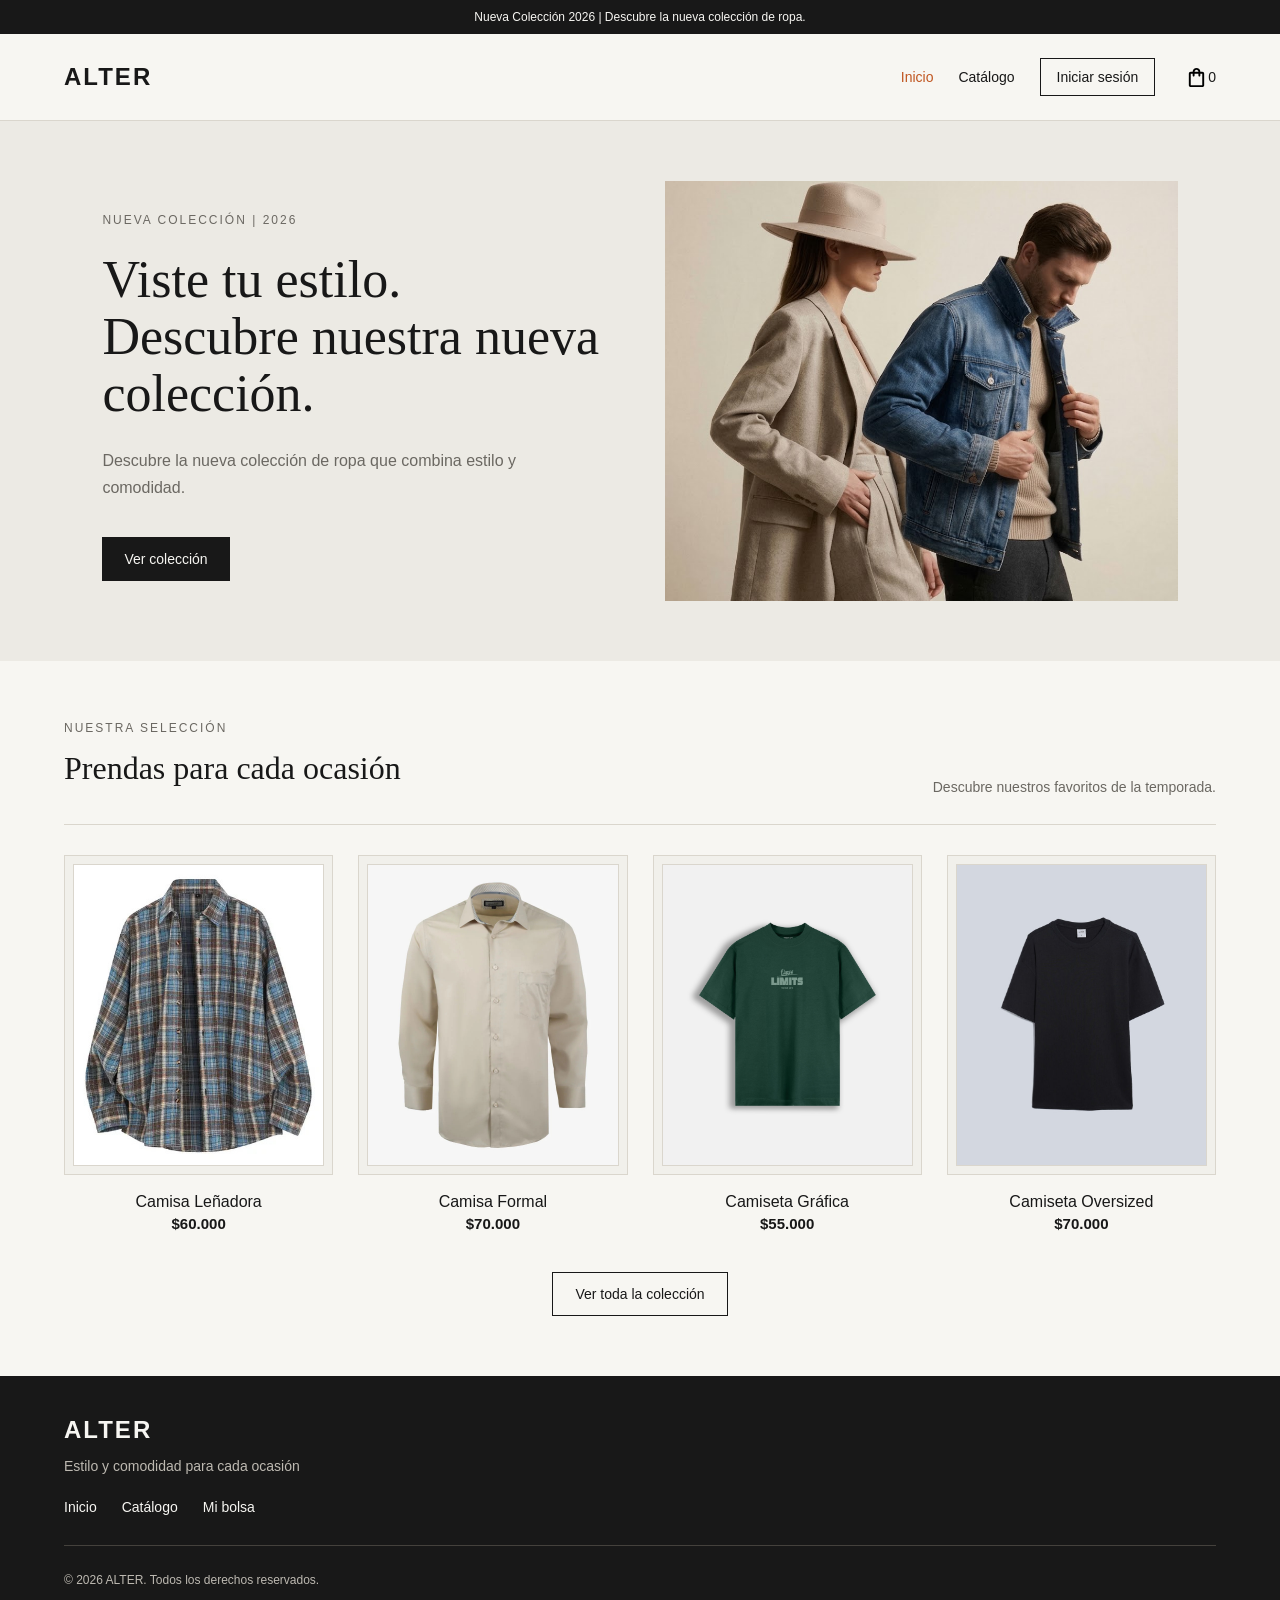
<file: index.html>
<!DOCTYPE html>
<html lang="es">
<head>
    <meta charset="UTF-8">
    <meta name="viewport" content="width=device-width, initial-scale=1.0">
    <title>ALTER</title>
    <link rel="stylesheet" href="css/base.css">
    <link rel="stylesheet" href="css/layout.css">
    <link rel="stylesheet" href="css/components.css">
    <link rel="stylesheet" href="css/home.css">
</head>

<body>
<header>
    <div class="anuncio">
        Nueva Colección 2026 | Descubre la nueva colección de ropa.
    </div>

    <nav class="navegacion">
        <a href="index.html" class="logo">ALTER</a>

        <div class="menu">
            <a href="index.html" class="activo" aria-current="page">Inicio</a>
            <a href="catalogo.html">Catálogo</a>
            <a href="login.html" class="enlace-login">Iniciar sesión</a>
        </div>

        <a href="carrito.html" class="carrito" aria-label="Mi bolsa" title="Mi bolsa">
            <img src="img/bolsa.svg" alt="">
            <span class="contador-carrito">0</span>
        </a>
    </nav>
</header>

<main>
    <section class="principal">
        <div class="contenido-principal">
            <p class="etiqueta">NUEVA COLECCIÓN | 2026</p>

            <h1>Viste tu estilo.<br>Descubre nuestra nueva colección.</h1>

            <p class="descripcion">Descubre la nueva colección de ropa que combina estilo y comodidad.</p>

            <a href="catalogo.html" class="boton-principal">Ver colección</a>
        </div>

        <div class="imagen-principal">
            <img src="img/fondo_index.jpg" alt="Colección de ALTER 2026">
        </div>
    </section>

    <section class="productos">
        <div class="encabezado-productos">
            <div class="titulo-producto">
                <p class="etiqueta">NUESTRA SELECCIÓN</p>
                <h2>Prendas para cada ocasión</h2>
            </div>
            <p class="descripcion-productos">Descubre nuestros favoritos de la temporada.</p>
        </div>

        <div class="lista-productos"></div>

        <div class="enlace-catalogo">
            <a href="catalogo.html">Ver toda la colección</a>
        </div>
    </section>
</main>

<footer class="pie-pagina">
    <div class="contenido-pie">
        <a href="index.html" class="logo">ALTER</a>
        <p>Estilo y comodidad para cada ocasión</p>
    </div>

    <div class="enlaces-pie">
        <a href="index.html">Inicio</a>
        <a href="catalogo.html">Catálogo</a>
        <a href="carrito.html">Mi bolsa</a>
    </div>

    <div class="derechos-pie">
        <p>&copy; 2026 ALTER. Todos los derechos reservados.</p>
    </div>
</footer>

<script src="js/productos.js"></script>
<script src="js/script.js"></script>
</body>
</html>
</file>
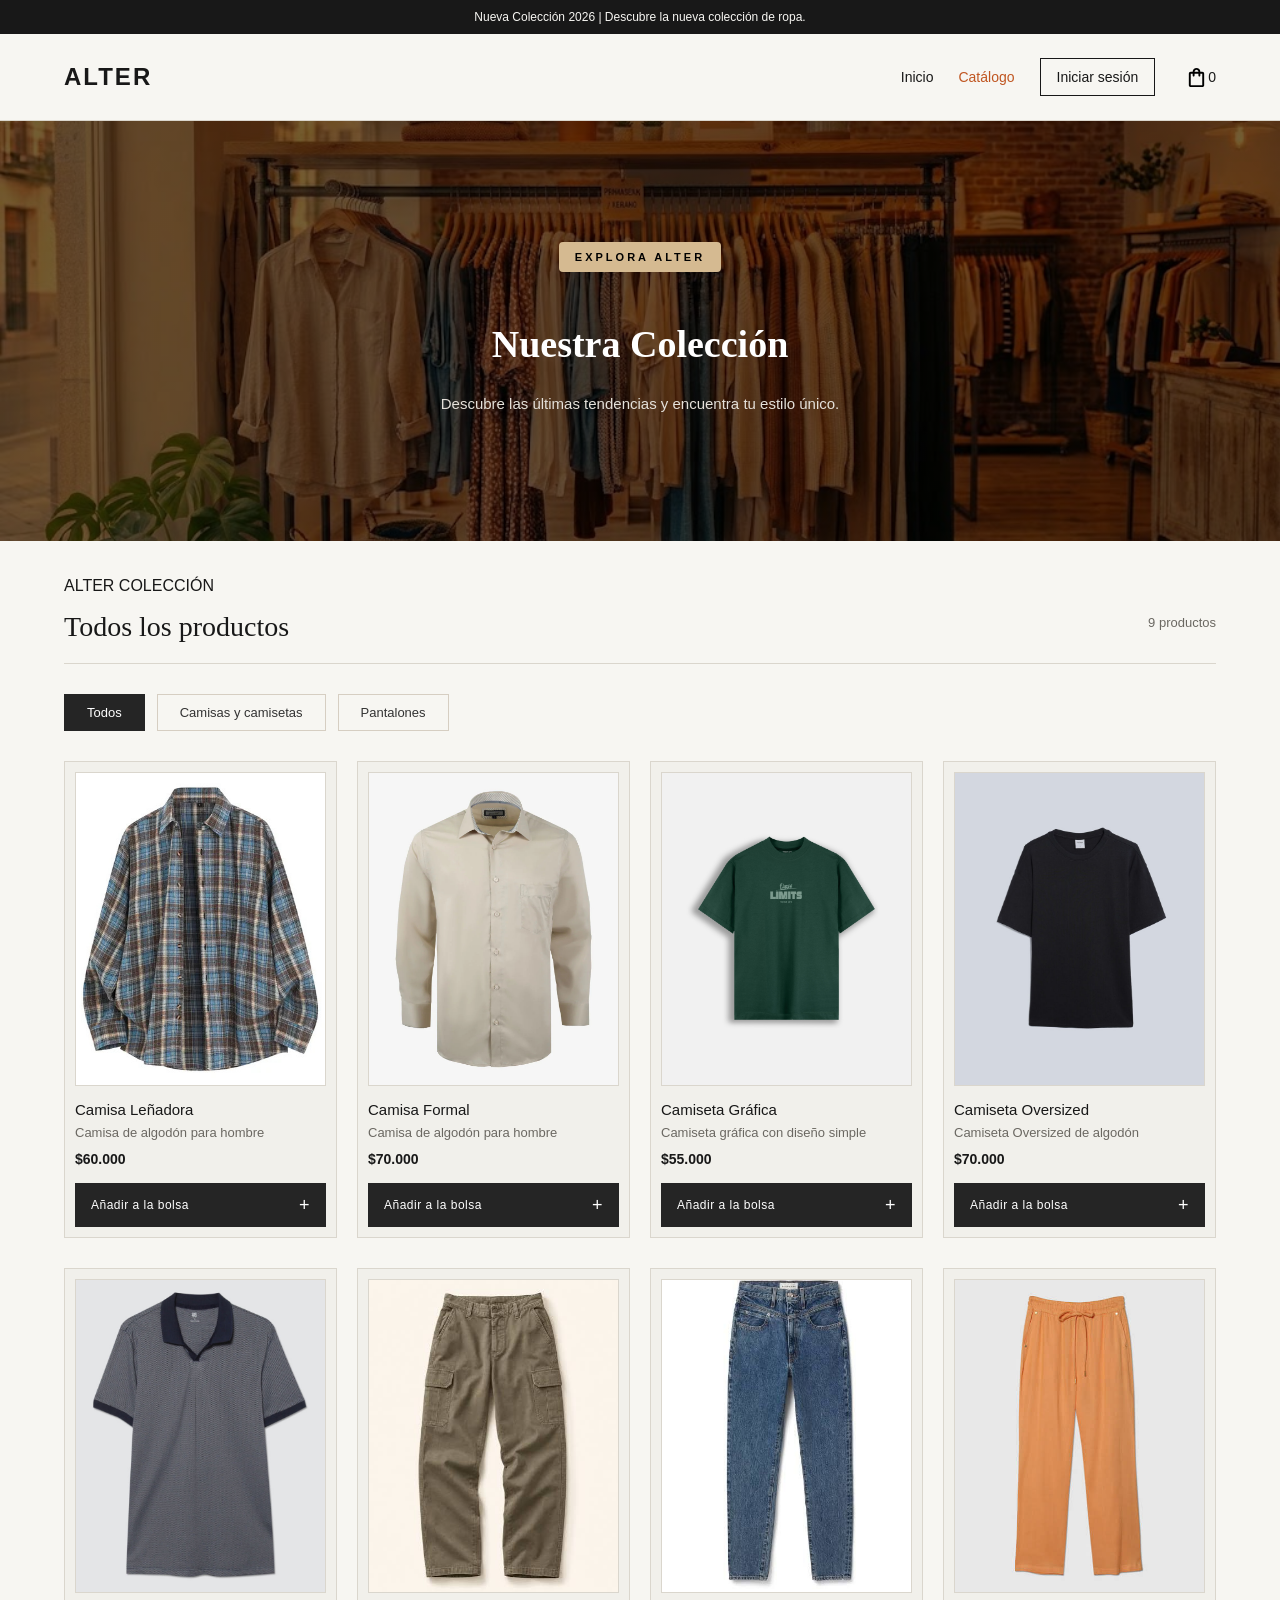
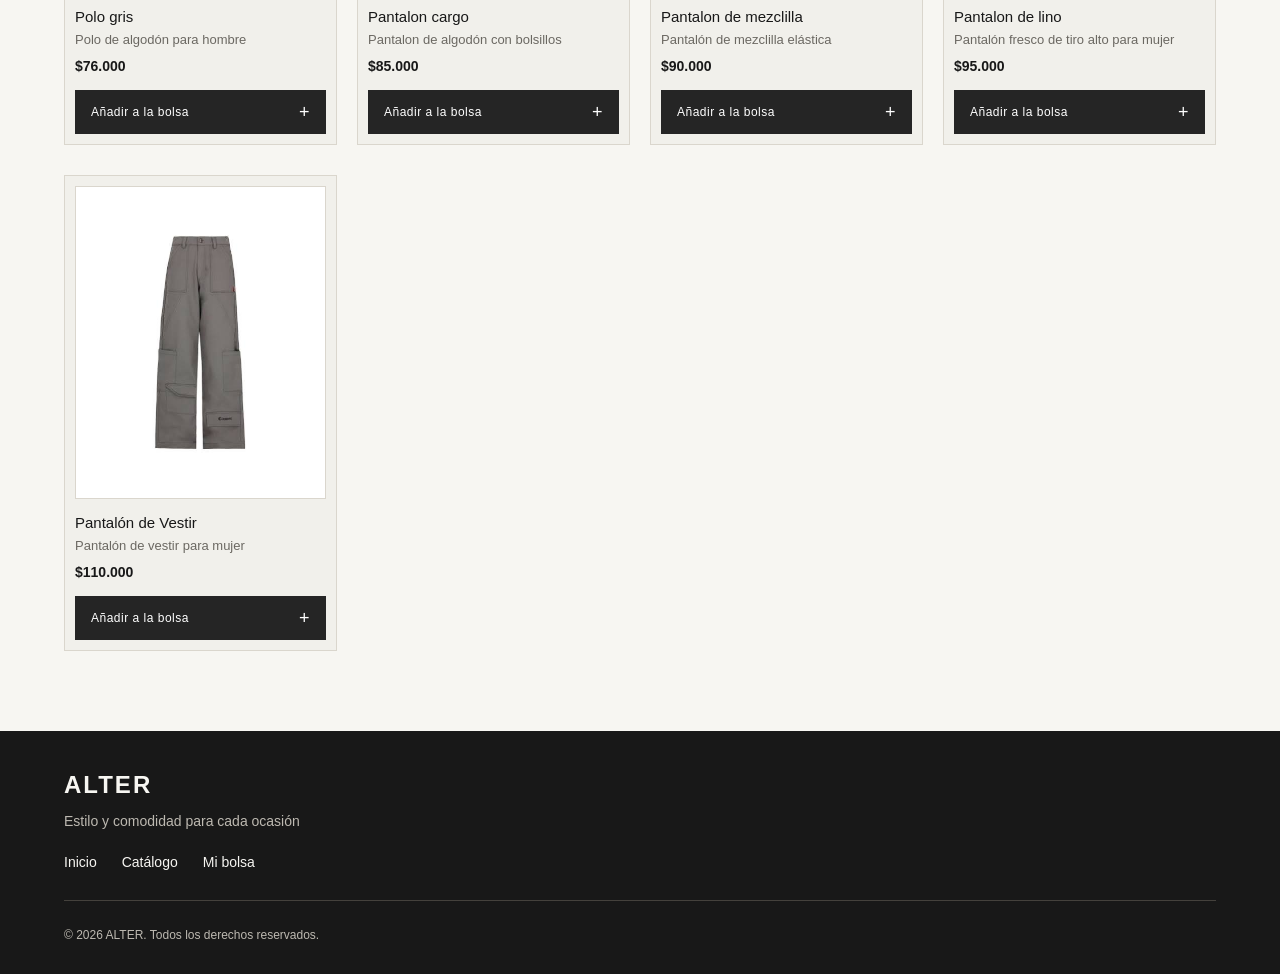
<file: catalogo.html>
<!DOCTYPE html>
<html lang="es">
<head>
    <meta charset="UTF-8">
    <meta name="viewport" content="width=device-width, initial-scale=1.0">
    <title>Catálogo | ALTER</title>
    <link rel="stylesheet" href="css/base.css">
    <link rel="stylesheet" href="css/layout.css">
    <link rel="stylesheet" href="css/components.css">
    <link rel="stylesheet" href="css/catalogo.css">
</head>

<body>
<header>
    <div class="anuncio">
        Nueva Colección 2026 | Descubre la nueva colección de ropa.
    </div>
    
    <nav class="navegacion">
        <a href="index.html" class="logo">ALTER</a>

        <div class="menu">
            <a href="index.html">Inicio</a>
            <a href="catalogo.html" class="activo" aria-current="page">Catálogo</a>
            <a href="login.html" class="enlace-login">Iniciar sesión</a>
        </div>

        <a href="carrito.html" class="carrito" aria-label="Mi bolsa" title="Mi bolsa">
            <img src="img/bolsa.svg" alt="">
            <span class="contador-carrito">0</span>
        </a>
    </nav>
</header>

<main>
    <section class="encabezado-catalogo">
        <div class="contenido-encabezado">
            <p class="etiqueta">EXPLORA ALTER</p>
            <h1>Nuestra Colección</h1>
            <p>Descubre las últimas tendencias y encuentra tu estilo único.</p>
        </div>
    </section>

    <section class="catalogo-productos">

        <div class="encabezado-listado">
            <div> 
                <p class="etiqueta">ALTER COLECCIÓN</p>
                <h2>Todos los productos</h2>
            </div>

            <p class="cantidad-productos"></p>
        </div>

        <div class="filtros-catalogo">
            <button class="filtro-categoria activo" data-categoria="todos">Todos</button>
            <button class="filtro-categoria" data-categoria="camisas">Camisas y camisetas</button>
            <button class="filtro-categoria" data-categoria="pantalones">Pantalones</button>
        </div>

        <div class="rejilla-catalogo">
        </div>
    </section>
</main>

<footer class="pie-pagina">
    <div class="contenido-pie">
        <a href="index.html" class="logo">ALTER</a>
        <p>Estilo y comodidad para cada ocasión</p>
    </div>

    <div class="enlaces-pie">
        <a href="index.html">Inicio</a>
        <a href="catalogo.html">Catálogo</a>
        <a href="carrito.html">Mi bolsa</a>
    </div>

    <div class="derechos-pie">
        <p>&copy; 2026 ALTER. Todos los derechos reservados.</p>
    </div>
</footer>
<script src="js/productos.js"></script>
<script src="js/script.js"></script>
</body>
</html>
</file>
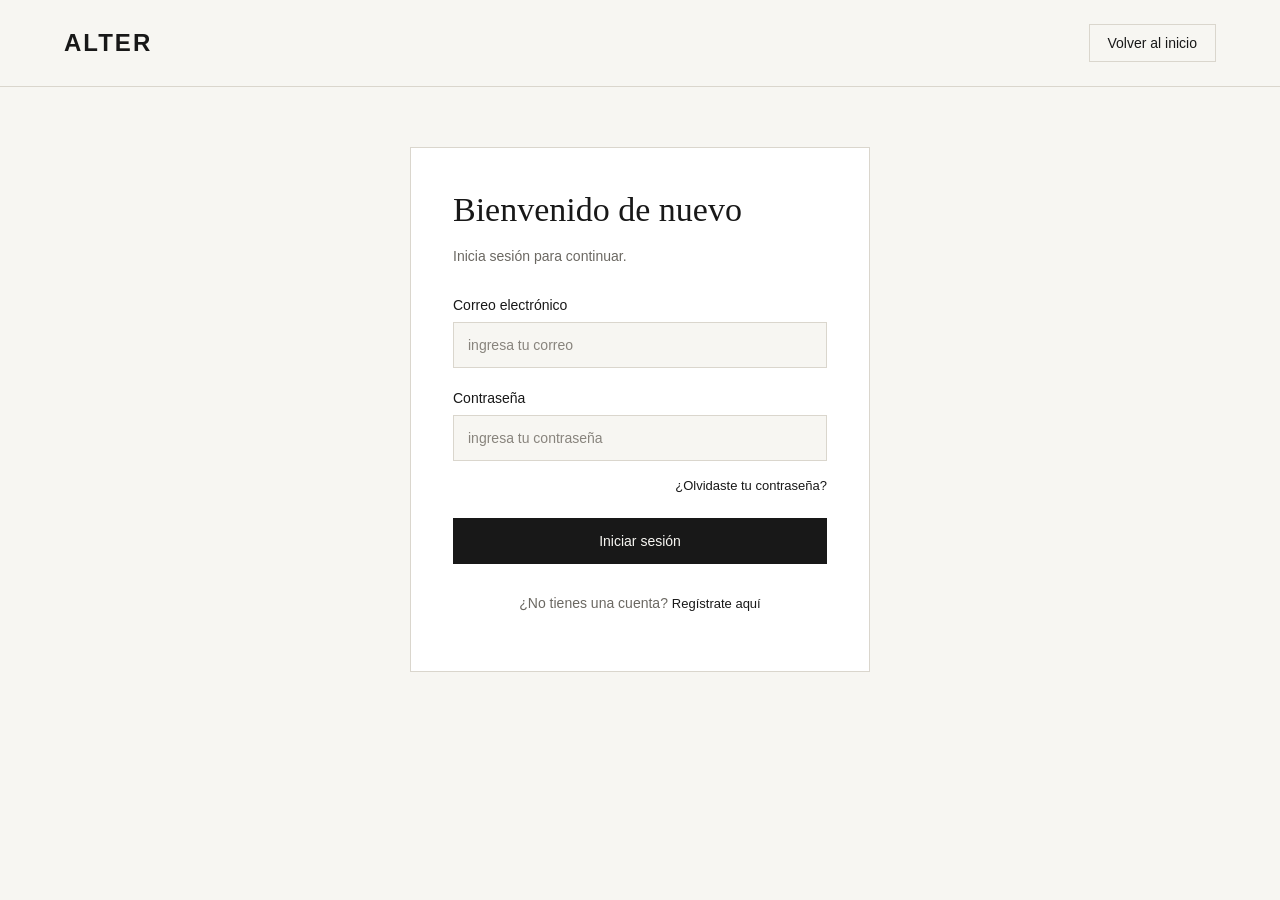
<file: login.html>
<!DOCTYPE html>
<html lang="es">
<head>
    <meta charset="UTF-8">
    <meta name="viewport" content="width=device-width, initial-scale=1.0">
    <title>Iniciar sesión | ALTER</title>
    <link rel="stylesheet" href="css/base.css">
    <link rel="stylesheet" href="css/layout.css">
    <link rel="stylesheet" href="css/components.css">
    <link rel="stylesheet" href="css/auth.css">
</head>
<body>
    <header>
        <nav class="navegacion">
            <a href="index.html" class="logo">ALTER</a>

            <a href="index.html" class="btn-volver">Volver al inicio</a>
        </nav>
    </header>

    <main>
        <section class="inicio-sesion">
            <h1>Bienvenido de nuevo</h1>
            <p>Inicia sesión para continuar.</p>

            <form id="formulario-login">
                <label for="correo">Correo electrónico</label>
                <input 
                    type="email" 
                    id="correo"
                    name="correo"
                    placeholder="ingresa tu correo"
                    required>

                <label for="contrasena">Contraseña</label>
                <input 
                    type="password" 
                    id="contrasena"
                    name="contrasena"
                    placeholder="ingresa tu contraseña"
                    required>

                <a href="recuperar.html">¿Olvidaste tu contraseña?</a>
                <button type="submit">Iniciar sesión</button>
                <p class="mensaje-formulario" id="mensaje-login" aria-live="polite"></p>
            </form>
            <p>¿No tienes una cuenta? <a href="registro.html">Regístrate aquí</a></p>
        </section>
    </main>

<script src="js/script.js"></script>
</body>
</html>
</file>
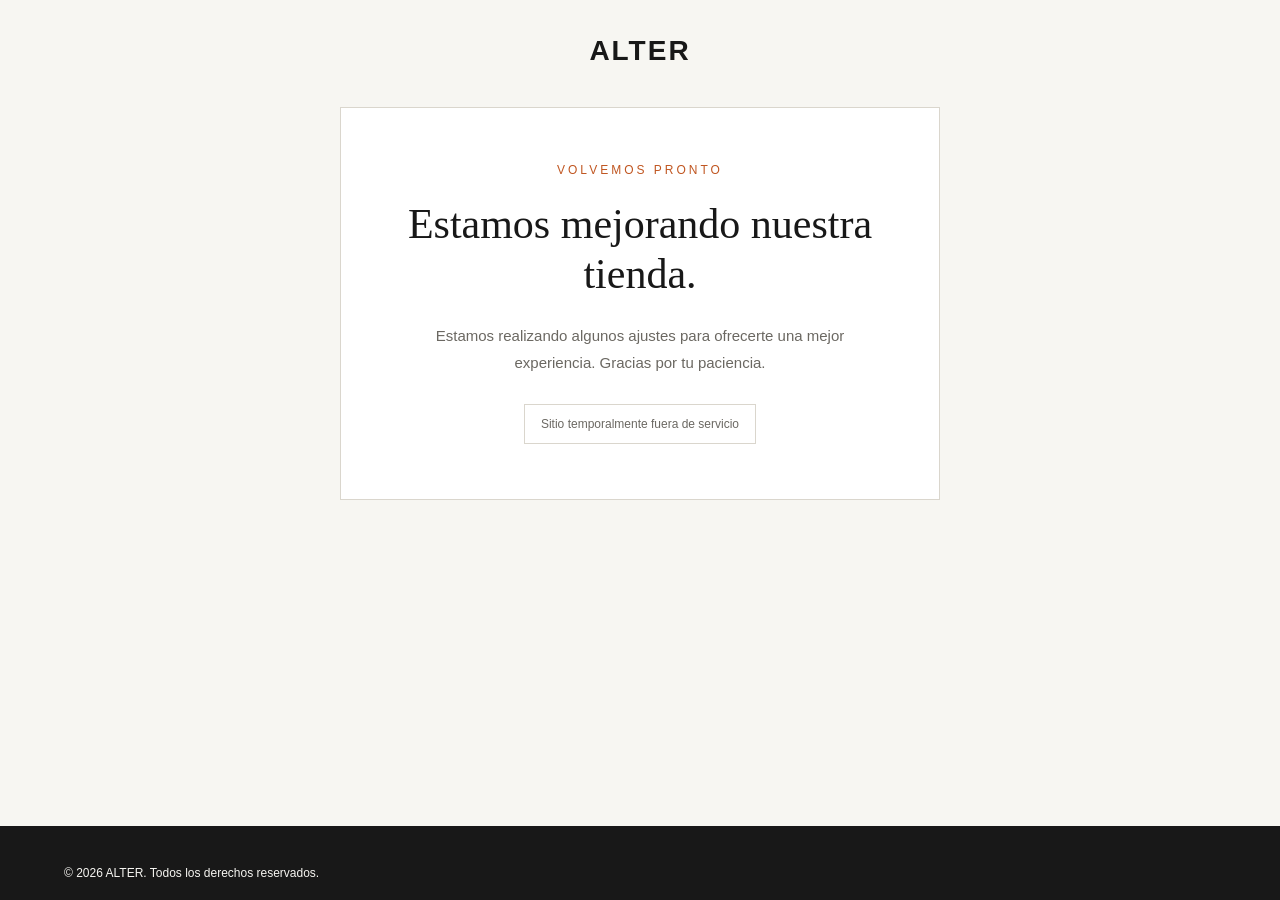
<file: mantenimiento.html>
<!DOCTYPE html>
<html lang="es">
<head>
    <meta charset="UTF-8">
    <meta name="viewport" content="width=device-width, initial-scale=1.0">
    <title>Estamos en mantenimiento | ALTER</title>
    <link rel="stylesheet" href="css/base.css">
    <link rel="stylesheet" href="css/layout.css">
    <link rel="stylesheet" href="css/mantenimiento.css">
</head>
<body class="pagina-mantenimiento">
    
    <main class="mantenimiento">
        <a href="index.html" class="logo">ALTER</a>

        <section class="contenido-mantenimiento">
            <p class="etiqueta-mantenimiento">VOLVEMOS PRONTO</p>

            <h1>Estamos mejorando nuestra tienda.</h1>

            <p class="descripcion-mantenimiento">Estamos realizando algunos ajustes para ofrecerte una mejor experiencia. Gracias por tu paciencia.</p>

            <span class="estado-mantenimiento">Sitio temporalmente fuera de servicio</span>
        </section>
    </main>

    <footer class="pie-mantenimiento">
        <p>&copy; 2026 ALTER. Todos los derechos reservados.</p>
    </footer>

</body>
</html>
</file>
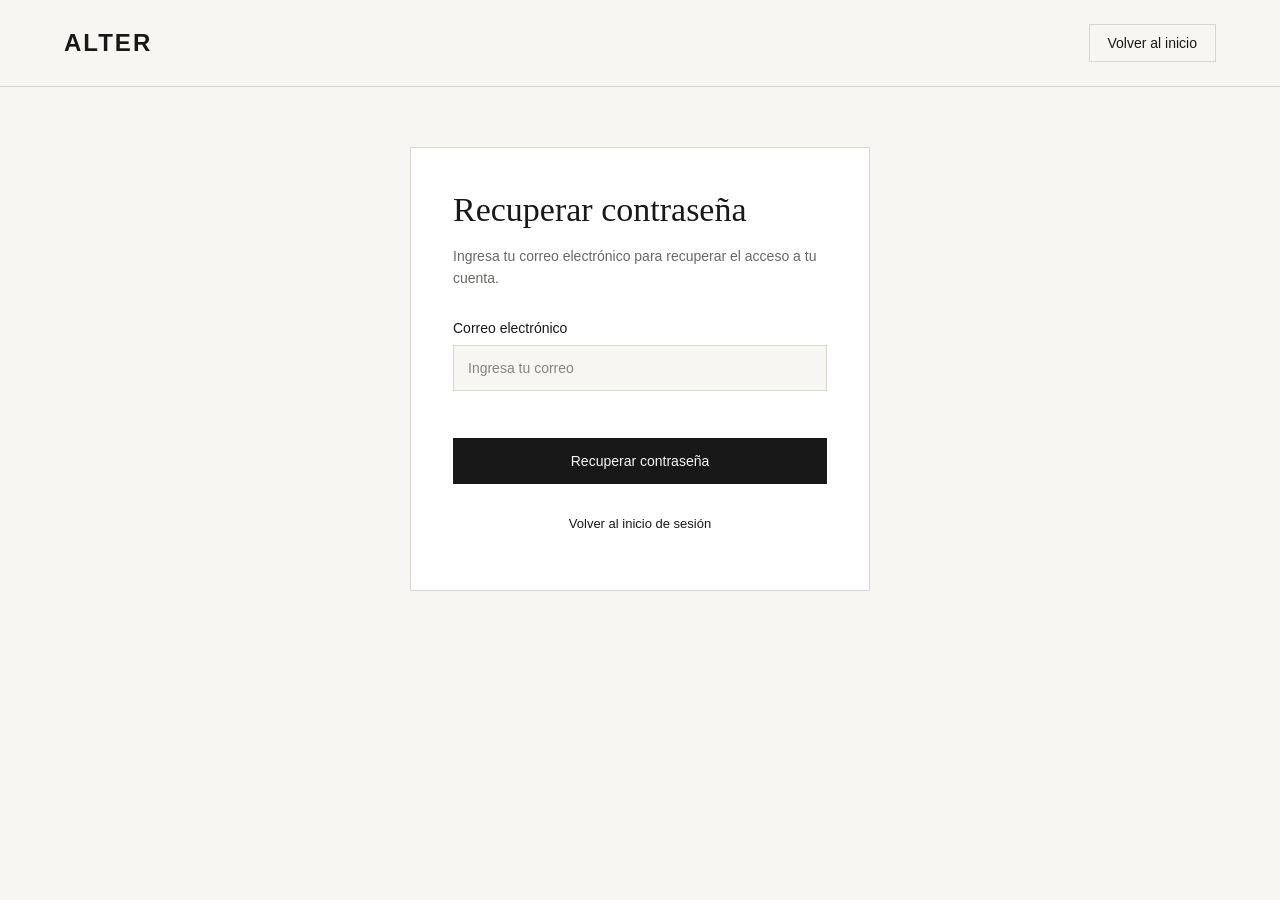
<file: recuperar.html>
<!DOCTYPE html>
<html lang="es">
<head>
    <meta charset="UTF-8">
    <meta name="viewport" content="width=device-width, initial-scale=1.0">
    <title>Recuperar contraseña | ALTER</title>
    <link rel="stylesheet" href="css/base.css">
    <link rel="stylesheet" href="css/layout.css">
    <link rel="stylesheet" href="css/components.css">
    <link rel="stylesheet" href="css/auth.css">
</head>
<body>
        <header>
        <nav class="navegacion">
            <a href="index.html" class="logo">ALTER</a>
            <A href="index.html" class="btn-volver">Volver al inicio</A>
        </nav>
    </header>

    <main>
        <section class="inicio-sesion">
            <h1>Recuperar contraseña</h1>
            <p>Ingresa tu correo electrónico para recuperar el acceso a tu cuenta.</p>

            <form id="formulario-recuperar">
                <label for="correo">Correo electrónico</label>
                <input
                    type="email"
                    id="correo"
                    name="correo"
                    placeholder="Ingresa tu correo"
                    required>

                <button type="submit">Recuperar contraseña</button>
                <p class="mensaje-formulario" id="mensaje-recuperar" aria-live="polite"></p>
            </form>
            <p><a href="login.html">Volver al inicio de sesión</a></p>
        </section>
    </main>

<script src="js/script.js"></script>

</body>
</html>
</file>
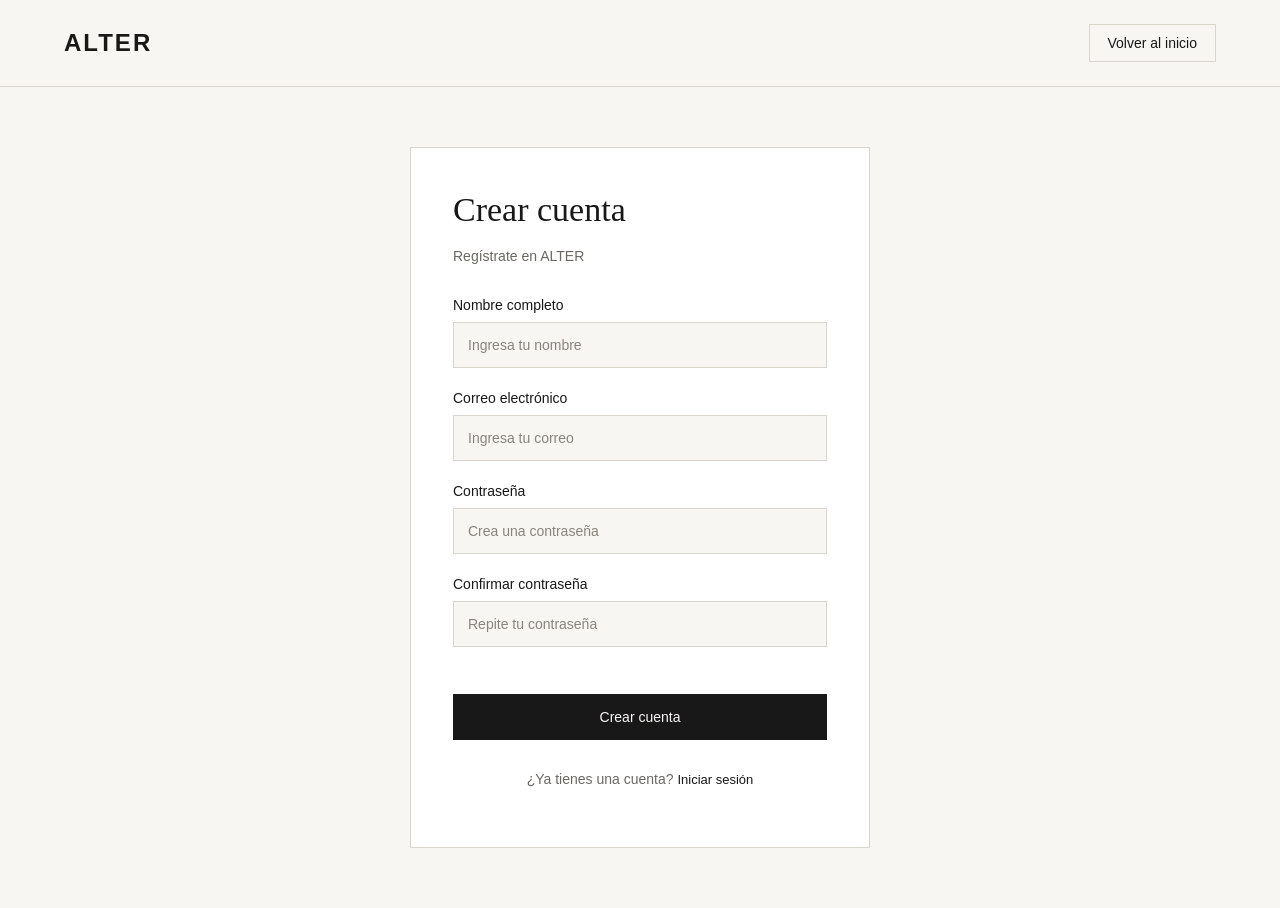
<file: registro.html>
<!DOCTYPE html>
<html lang="es">
<head>
    <meta charset="UTF-8">
    <meta name="viewport" content="width=device-width, initial-scale=1.0">
    <title>Crear cuenta | ALTER</title>
    <link rel="stylesheet" href="css/base.css">
    <link rel="stylesheet" href="css/components.css">
    <link rel="stylesheet" href="css/layout.css">
    <link rel="stylesheet" href="css/auth.css">
</head>
<body>
    <header>
        <nav class="navegacion">
            <a href="index.html" class="logo">ALTER</a>
            <A href="index.html" class="btn-volver">Volver al inicio</A>
        </nav>
    </header>

    <main>
        <section class="inicio-sesion">
            <h1>Crear cuenta</h1>
            <p>Regístrate en ALTER</p>

            <form id="formulario-registro">
                <label for="nombre">Nombre completo</label>
                <input
                    type="text"
                    id="nombre"
                    name="nombre"
                    placeholder="Ingresa tu nombre"
                    required>

                <label for="correo">Correo electrónico</label>
                <input
                    type="email"
                    id="correo"
                    name="correo"
                    placeholder="Ingresa tu correo"
                    required>

                <label for="contrasena">Contraseña</label>
                <input
                    type="password"
                    id="contrasena"
                    name="contrasena"
                    placeholder="Crea una contraseña"
                    required>

                <label for="confirmar-contrasena">Confirmar contraseña</label>
                <input
                    type="password"
                    id="confirmar-contrasena"
                    name="confirmar-contrasena"
                    placeholder="Repite tu contraseña"
                    required>

                <button type="submit">Crear cuenta</button>
                <p class="mensaje-formulario" id="mensaje-registro" aria-live="polite"></p>
            </form>
            <p>¿Ya tienes una cuenta? <a href="login.html">Iniciar sesión</a></p>
        </section>
    </main>

<script src="js/script.js"></script>

</body>
</html>
</file>
<file: css/base.css>
:root{
    --fondo: #F7F6F2;
    --texto: #181818;
    --texto-secundario: #6B6862 ;
    --linea : #DAD6CD ;
    --acento: #C05621;
}

* {
    box-sizing: border-box;
}

body {
    margin: 0;
    background-color: var(--fondo);
    color: var(--texto);
    font-family: 'Arial', sans-serif;
}
</file>
<file: css/layout.css>
.anuncio{
    padding: 10px;
    background-color: var(--texto);
    color: var(--fondo);
    text-align: center;
    font-size: 12px;
}

.navegacion {
    display: flex;
    align-items: center;
    justify-content: space-between;
    padding: 24px 5%;
    border-bottom: 1px solid var(--linea);

}

.logo{
    color: var(--texto);
    font-size: 24px;
    font-weight: bold;
    text-decoration: none;
    letter-spacing: 2px;
}

.menu {
    display: flex;
    align-items: center;
    gap: 25px;
    margin-left: auto;
    margin-right: 30px;
}

.menu a, .carrito {
    color: var(--texto);
    font-size: 14px;
    text-decoration: none;
    transition: color 0.3s ease;
}

.menu a.activo {
    color: var(--acento);
}

.menu a.activo::after {
    width: 100%;
}

.carrito {
    display: flex;
    align-items: center;
    justify-content: center;
}

.carrito img {
    width: 23px;
    height: 23px;
    display: block;
    object-fit: contain;
    filter: brightness(0);
    transition: transform 0.3s ease;
}
.carrito:hover img {
    transform: translateY(-2px);
    filter: brightness(0) saturate(100%) invert(35%) sepia(38%)
        saturate(1694%) hue-rotate(347deg) brightness(91%) contrast(91%);
}

.menu a:hover, .carrito:hover {
    color: var(--acento);
}

.menu .enlace-login {
    padding: 10px 16px;
    border: 1px solid var(--texto);
    transition: background-color 0.3s ease, color 0.3s ease;
}

.menu .enlace-login:hover {
    background-color: var(--texto);
    color: var(--fondo);
}

.menu a:not(.enlace-login) {
    position: relative;
    padding: 10px 0;
}

.menu a:not(.enlace-login)::after {
    content: "";
    position: absolute;
    left: 0;
    bottom: 3px;
    width: 0;
    height: 1px;
    background-color: var(--acento);
    transition: width 0.3s ease;
}

.menu a:not(.enlace-login):hover::after {
    width: 100%;
}

.pie-pagina {
    padding: 40px 5% 20px;
    background-color: var(--texto);
    color: var(--fondo);
}

.contenido-pie {
    margin-bottom: 25px;
}

.pie-pagina .logo {
    color: var(--fondo)
}

.contenido-pie p {
    color: #BDB9B1;
    font-size: 14px;
}

.enlaces-pie {
    display: flex;
    gap: 25px;
    margin-bottom: 30px;
}

.enlaces-pie a {
    color: var(--fondo);
    font-size: 14px;
    text-decoration: none;
}

.enlaces-pie a:hover {
    color: var(--acento);
}

.derechos-pie {
    padding-top: 15px;
    border-top: 1px solid #44413C;
    color: #BDB9B1;
    font-size: 12px;
}

@media (max-width: 500px) {
    .navegacion {
        padding: 18px 5%;
        flex-wrap: wrap;
        gap: 18px;
    }

    .menu {
        margin: 0;
        gap: 15px;
    }

    .carrito {
        margin-left:auto;
    }
}
</file>
<file: css/components.css>
.btn-volver {
    display: inline-block;
    padding: 10px 18px;
    border: 1px solid var(--linea);
    background-color: transparent;
    color: var(--texto);
    text-decoration: none;
    font-size: 14px;
    transition: background-color 0.3s, color 0.3s;
}

.btn-volver:hover {
    background-color: var(--texto);
    color: var(--fondo);
}
</file>
<file: css/home.css>
.principal {
    min-height: 520px;
    display: grid;
    align-items: center;
    padding: 60px 8%;
    grid-template-columns: 1fr 1fr;
    gap: 50px;
    background-color: #ECEAE4;
}

.contenido-principal {
    max-width: 550px;
}

.imagen-principal {
    width: 100%;
    height: 420px;
    background-color: #DAD6CD;
    overflow: hidden;
}

.imagen-principal img {
    width: 100%;
    height: 100%;
    object-fit: cover;
    display: block;
}

.etiqueta {
    color: var(--texto-secundario);
    font-size: 12px;
    letter-spacing: 2px;

}

.contenido-principal h1 {
    margin: 24px 0;
    font-family: Georgia, serif;
    font-size: 52px;
    font-weight: normal;
    line-height: 1.1;
}

.descripcion {
    max-width: 420px;
    color:var(--texto-secundario);
    font-size: 16px;
    line-height: 1.7;
}

.boton-principal {
    display: inline-block;
    margin-top: 20px;
    padding:14px 22px;
    background-color: var(--texto);
    color: var(--fondo);
    text-decoration: none;
    font-size: 14px;
}

.boton-principal:hover {
    background-color: var(--acento);
}

.productos {
    padding: 60px 5%;
}

.encabezado-productos {
    display: flex;
    align-items: end;
    justify-content: space-between;
    gap: 30px;
    margin-bottom: 30px;
    padding-bottom: 22px;
    border-bottom: 1px solid var(--linea);
}

.titulo-producto .etiqueta {
    margin: 0 0 12px;
}

.titulo-producto h2 {
    margin: 0;
    font-family: Georgia, serif;
    font-size: 32px;
    font-weight: normal;
}

.descripcion-productos {
    max-width: auto;
    margin: 0 0 4px;
    color: var(--texto-secundario);
    font-size: 14px;
    line-height: 1.6;
}

.encabezado-productos h2 {
    margin: 15px 0;
    font-family: Georgia, serif;
    font-size: 32px;
    font-weight: normal;
}

.encabezado-productos > p:last-child {
    color: var(--texto-secundario);
    font-size: 14px;
}

.lista-productos {
    display: grid;
    grid-template-columns: repeat(4, minmax(0, 1fr));
    gap: 25px;
}

.producto {
    text-align: center;
    transition: transform 0.3s ease;
}

.producto:hover{
    transform: translateY(-4px);
}

.producto h3 {
    margin: 0 0 4px;
    font-size: 16px;
    font-weight: normal;
}

.producto p {
    margin: 0 0 12px;
    color: var(--texto-secundario);
    font-size: 14px;
    line-height: 1.5;
}

.producto .precio {
    font-size: 15px;
    font-weight: bold;
    display: block;
}

.imagen-producto {
    width: 100%;
    height: 320px;
    margin-bottom: 18px;
    padding: 8px;
    background-color: #F1F0EB;
    border: 1px solid var(--linea);
    display: flex;
    align-items: center;
    justify-content: center;
    overflow: hidden;
}

.imagen-producto img {
    width: 100%;
    height: 100%;
    object-fit: cover;
    object-position: center;
    display: block;
    border: 1px solid var(--linea);
    transition: transform 0.4s ease;
}

.producto:hover .imagen-producto img {
    transform: scale(1.04);
}

.enlace-catalogo {
    margin-top: 40px;
    text-align: center;
}

.enlace-catalogo a {
    display: inline-block;
    padding: 13px 22px;
    border: 1px solid var(--texto);
    color: var(--texto);
    text-decoration: none;
    font-size: 14px;
    transition: background-color 0.3s, color 0.3s;
}

.enlace-catalogo a:hover {
    background-color: var(--texto);
    color: var(--fondo);
}

@media (max-width: 900px) {
    .lista-productos {
        grid-template-columns: repeat(2, minmax(0, 1fr));
    }
}

@media (max-width: 500px) {
    .lista-productos {
        grid-template-columns: 1fr;
    }

    .imagen-principal {
        height: 350px;
    }
}
</file>
<file: css/catalogo.css>
.encabezado-catalogo {
    min-height: 420px;
    padding: 90px 5%;
    display: flex;
    align-items: center;
    justify-content: center;
    text-align: center;
    background-image: linear-gradient(rgba(0, 0, 0, 0.55), rgba(0, 0, 0, 0.55)), url("../img/fondo_catalogo.jpg");
    background-size: cover;
    background-position: center;
    background-repeat: no-repeat;
}

.contenido-encabezado {
    max-width: 650px;
    margin: 0 auto;
}

.contenido-encabezado h1 {
    margin-bottom: 25px;
    color: #FFFFFF;
    font-family: Georgia, serif;
    font-size: 38px;
    font-weight: 600;
}

.contenido-encabezado p:not(.etiqueta) {
    color: #E5E1DA;
    font-size: 15px;
    line-height: 1.7;
}

.contenido-encabezado .etiqueta {
    display: inline-block;
    margin-bottom: 18px;
    padding: 9px 16px;
    color: #000000;
    background-color: rgb(213, 186, 145);
    border-radius: 4px;
    font-size: 11px;
    font-weight: bold;
    letter-spacing: 3px;
}

.catalogo-productos {
    padding: 20px 5% 80px;
}

.encabezado-listado {
    display: flex;
    align-items: end;
    justify-content: space-between;
    margin-bottom: 30px;
    padding-bottom: 20px;
    border-bottom: 1px solid var(--linea);
}

.encabezado-listado h2 {
    margin: 12px 0 0;
    font-family: Georgia, serif;
    font-size: 28px;
    font-weight: normal;
}

.cantidad-productos {
    color: var(--texto-secundario);
    font-size: 13px;
}

.rejilla-catalogo {
    display: grid;
    grid-template-columns: repeat(4, minmax(0px, 1fr));
    gap: 30px 20px;
}

.tarjeta-catalogo  {
    min-width: 0;
    padding: 10px;
    border: 1px solid var(--linea);
    background-color: #F1F0EB;
    transition: transform 0.3s ease, border-color 0.3s ease;
}

.imagen-catalogo {
    width: 100%;
    aspect-ratio: 4 / 5;
    margin-bottom: 15px;
    background-color: #ECEAE4;
    display: flex;
    align-items: center;
    justify-content: center;
    overflow: hidden;
}

.imagen-catalogo img {
    width: 100%;
    height: 100%;
    object-fit: cover;
    object-position: center;
    border: 1px solid var(--linea);
    display: block;
    transition: transform 0.4s ease;
}

.tarjeta-catalogo:hover {
    transform: translateY(-4px);
    border-color: var(--texto-secundario);
}

.tarjeta-catalogo:hover .imagen-catalogo img {
    transform: scale(1.04);
}

.tarjeta-catalogo h3 {
    margin: 0 0 7px;
    font-size: 15px;
    font-weight: normal;
}

.tarjeta-catalogo p {
    margin: 0 0 10px;
    color: var(--texto-secundario);
    font-size: 13px;
}

.tarjeta-catalogo .precio {
    font-size: 14px;
    font-weight: bold;
}

.filtros-catalogo {
    display: flex;
    gap: 12px;
    margin-bottom: 30px;
    flex-wrap: wrap;
}

.filtro-categoria {
    padding: 10px 22px;
    border: 1px solid #D6CEC2;
    background-color: transparent;
    color: #333;
    cursor: pointer;
    font-size: 13px;
    transition: all 0.3s ease;
}

.filtro-categoria:hover, .filtro-categoria.activo {
    background-color: #252525;
    color: #fff;
    border-color: #252525;
}

.agregar-carrito {
    width: 100%;
    margin-top: 15px;
    padding: 12px 15px;
    display: flex;
    align-items: center;
    justify-content: space-between;
    border: 1px solid #252525;
    background-color: #252525;
    color: #FFFFFF;
    font-size: 12px;
    letter-spacing: 0.5px;
    cursor: pointer;
    transition:all 0.3s ease;
}

.icono-boton {
    font-size: 18px;
    line-height: 1;
    transition: transform 0.3s ease;
}

.agregar-carrito:hover {
    background-color: #858863;
    border-color: #858863;
}

.agregar-carrito:hover .icono-boton {
    transform: rotate(90deg);
}

@media (max-width: 900px) {
    .rejilla-catalogo {
        grid-template-columns: repeat(3, minmax(0px, 1fr));
    }
}
@media (max-width: 600px) {
    .encabezado-catalogo {
        min-height: 320px;
        padding: 60px 5%;
    }

    .contenido-encabezado h1 {
        font-size: 30px;
    }

    .rejilla-catalogo {
        grid-template-columns: repeat(2, minmax(0px, 1fr));
        gap: 20px 15px;
    }
}
</file>
<file: css/auth.css>
.inicio-sesion {
    width: calc(100% - 40px);
    max-width: 460px;
    margin: 60px auto;
    padding: 42px;
    background-color: #FFFFFF;
    border: 1px solid var(--linea);
}

.inicio-sesion h1 {
    margin: 0 0 12px;
    font-family: Georgia, serif;
    font-size: 34px;
    font-weight: normal;
    line-height: 1.2;
}

.inicio-sesion p {
    color: var(--texto-secundario);
    font-size: 14px;
    line-height: 1.6;
}

.inicio-sesion form {
    display: flex;
    flex-direction: column;
    margin-top: 30px;
}

.inicio-sesion label {
    margin-bottom: 9px;
    font-size: 14px;
}

.inicio-sesion input {
    width: 100%;
    margin-bottom: 22px;
    padding: 14px;
    border: 1px solid var(--linea);
    background-color: var(--fondo);
    color: var(--texto);
    font-family: Arial, sans-serif;
    font-size: 14px;
    outline: none;
    transition: border-color 0.3s, background-color 0.3s;
}

.inicio-sesion input:focus {
    border-color: var(--acento);
    background-color: #FFFFFF;
}

.inicio-sesion input::placeholder {
    color: #88847D;
}

.inicio-sesion form > a {
    align-self:flex-end;
    margin-top: -5px;
}

.inicio-sesion a {
    color: var(--texto);
    font-size: 13px;
    text-decoration: none;
    transition: color 0.3s;
}

.inicio-sesion a:hover {
    color: var(--acento);
}

.inicio-sesion form button {
    margin-top: 25px;
    padding: 14px;
    border: 1px solid var(--texto);
    background-color: var(--texto);
    color: var(--fondo);
    font-size: 14px;
    cursor: pointer;
    transition: background-color 0.3s, border-color 0.3s;
}

.inicio-sesion form button:hover {
    border-color: var(--acento);
    background-color: var(--acento);
}

.inicio-sesion form button:focus-visible, .inicio-sesion a:focus-visible {
    outline: 2px solid var(--acento);
    outline-offset: 3px;
}

.inicio-sesion > p:last-child {
    margin-top: 28px;
    text-align: center;
}

.mensaje-formulario {
    display: none;
    margin-top: 15px;
    padding: 12px 14px;
    font-family: Arial, sans-serif;
    font-size: 13px;
    line-height: 1.5;
    text-align: left;
    border-left: 3px solid transparent;
}

.mensaje-formulario.exito {
    display: block;
    color: #4D7548;
    background-color: #F2F7F0;
    border-left-color: #4D7548;
}

.mensaje-formulario.error {
    display: block;
    color: #A94442;
    background-color: #FDF2F1;
    border-left-color: #B44343;
}

@media (max-width: 500px) {
    .inicio-sesion {
        margin: 35px auto;
        padding: 28px 24px;
    }

    .inicio-sesion h1 {
        font-size: 29px;
    }
}
</file>
<file: css/mantenimiento.css>
.pagina-mantenimiento {
    min-height: 100vh;
    display: flex;
    flex-direction: column;
}

.mantenimiento {
    flex: 1;
    display: flex;
    flex-direction: column;
    align-items: center;
    padding: 35px 0 0;
    text-align: center;
}

.mantenimiento .logo {
    font-size: 28px;
}

.contenido-mantenimiento {
    width: calc(100% - 40px);
    max-width: 600px;
    padding: 55px 45px;
    margin: 40px 0;
    background-color: #FFFFFF;
    border: 1px solid var(--linea);
}

.etiqueta-mantenimiento {
    margin: 0 0 22px;
    color: var(--acento);
    font-size: 12px;
    letter-spacing: 3px;
}

.contenido-mantenimiento h1 {
    margin: 0 0 22px;
    font-family: Georgia, serif;
    font-size: 42px;
    font-weight: normal;
    line-height: 1.2;
}

.descripcion-mantenimiento {
    max-width: 460px;
    margin: 0 auto;
    color: var(--texto-secundario);
    font-size: 15px;
    line-height: 1.8;
}

.estado-mantenimiento {
    display: inline-block;
    margin-top: 28px;
    padding: 12px 16px;
    border: 1px solid var(--linea);
    color: var(--texto-secundario);
    font-size: 12px;
}

.pie-mantenimiento {
    width: 100%;
    margin-top: auto;
    padding:40px 5% 20px;
    background-color: var(--texto);
    color: var(--fondo);
    font-size: 12px;
    text-align: left;
}

.pie-mantenimiento p {
    margin: 0;
}

@media (max-width: 500px) {
    .mantenimiento {
        padding: 25px 0 0;
    }

    .contenido-mantenimiento {
        padding: 35px 22px;
        margin: 30px 0;
    }

    .contenido-mantenimiento h1 {
        font-size: 32px;
    }

    .descripcion-mantenimiento {
        font-size: 14px;
    }
}
</file>
